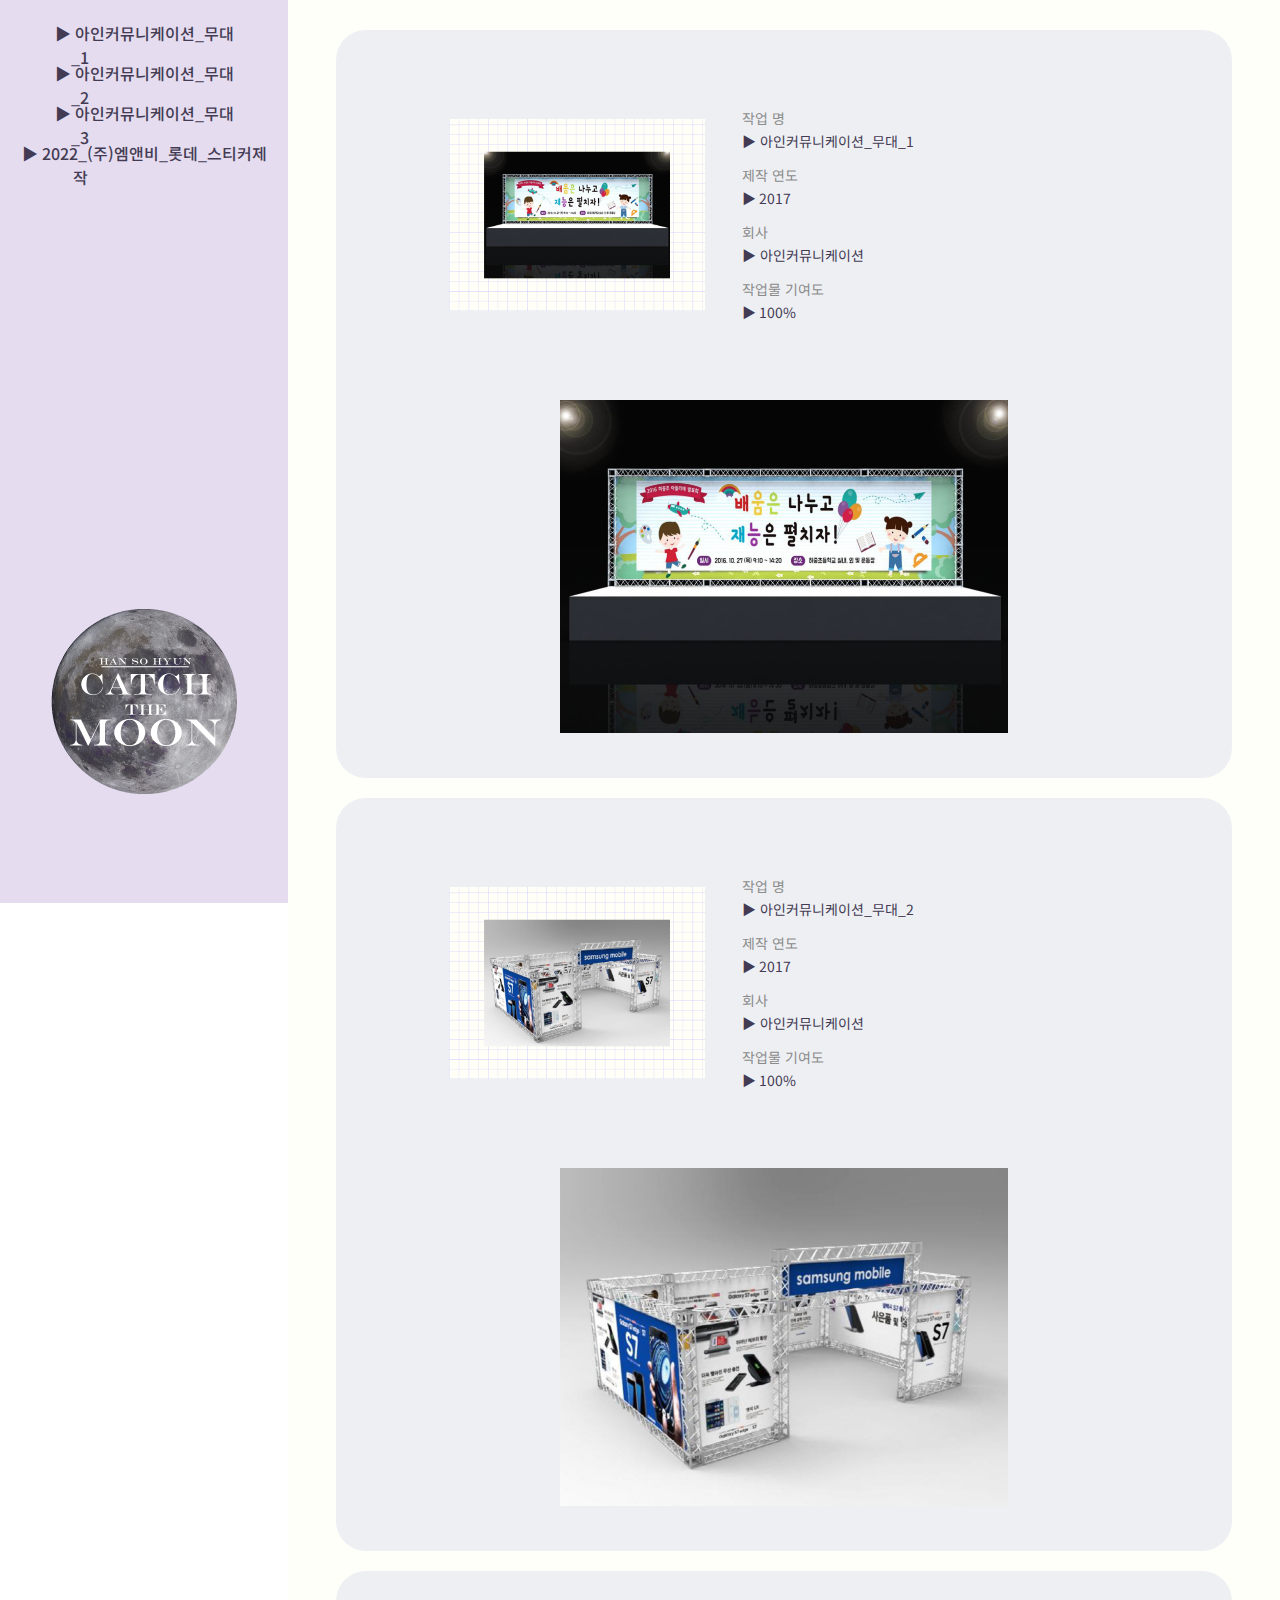
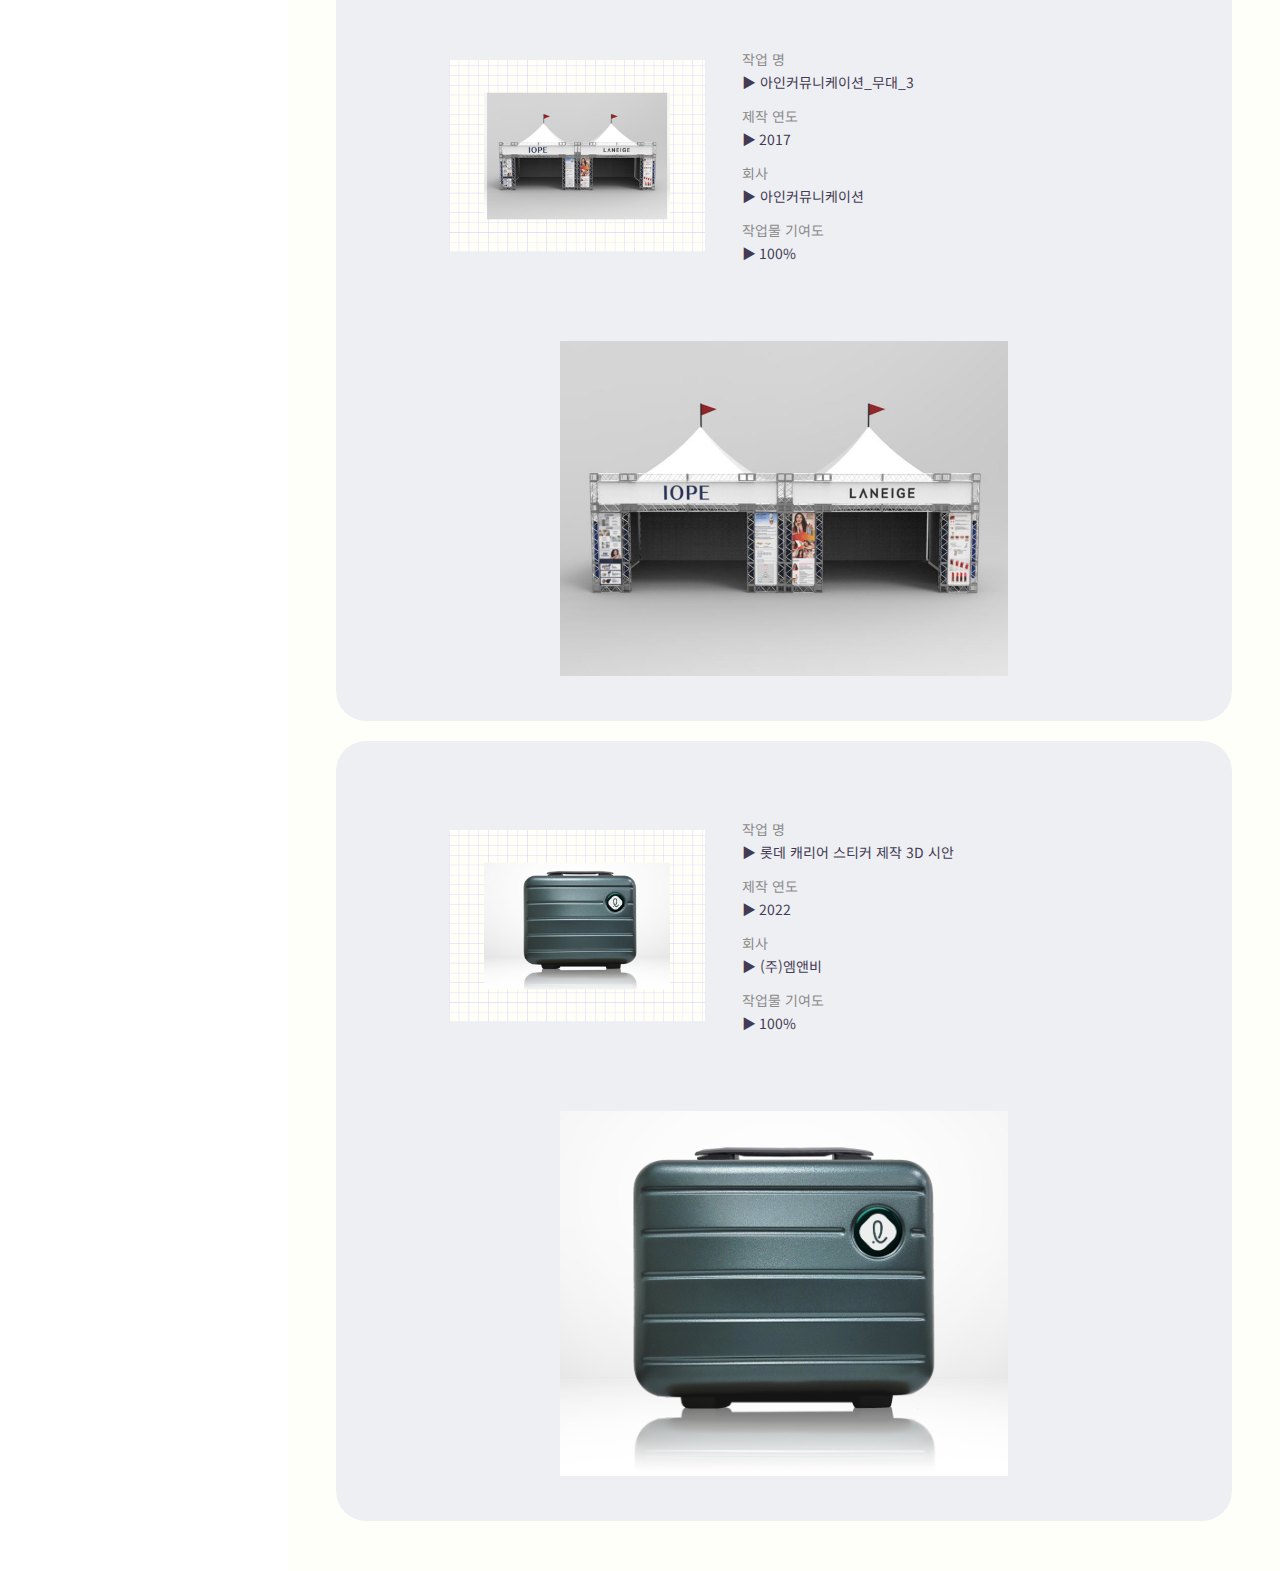
<file: print_portfolio.html>
<!DOCTYPE html>
<html lang="ko">
<head>
  <meta charset="UTF-8">
  <meta http-equiv="X-UA-Compatible" content="IE=edge">
  <meta name="viewport" content="width=device-width, initial-scale=1.0">
  <link rel="stylesheet" href="./style_portfolio.css">
  <title>실사출력 관련 포토폴리오</title>
</head>
<body>
<header id="header">
  <nav class="header_nav">
    <ul>
      <li class="header__nav-item">
        <a href="#rl__img_1"> ▶ 아인커뮤니케이션_무대_1</a>
      </li>
      <li class="header__nav-item">
        <a href="#rl__img_2"> ▶ 아인커뮤니케이션_무대_2</a>
      </li>

      <li class="header__nav-item">
        <a href="#rl__img_3"> ▶ 아인커뮤니케이션_무대_3</a>
      </li>

      <li class="header__nav-item">
        <a href="#rl__img_4"> ▶ 2022_(주)엠앤비_롯데_스티커제작</a>
      </li>
    </ul>
    <div class="home_logo"><a href="http://127.0.0.1:5500/index.html#works"></a></div>
  </nav>
</header>

<main>
<section class="img__bord">
  <div id="rl__img_1" class="rl__img_bord">
    <div class="rl__img_bord_ps">
      <div class="rl__bord_in_img_1"></div>
        <div class="rl__bord_p">
          <ul class="rl__bord_ul">작업 명
            <li class="rl__bord_li">▶ 아인커뮤니케이션_무대_1</li>
          </ul>

          <ul class="rl__bord_ul">제작 연도
            <li class="rl__bord_li">▶ 2017</li>
          </ul>

          <ul class="rl__bord_ul">회사
            <li class="rl__bord_li">▶ 아인커뮤니케이션</li>
          </ul>

          <ul class="rl__bord_ul">작업물 기여도
            <li class="rl__bord_li">▶ 100%</li>
          </ul>
        </div>
      </div>
    <div class="rl__bord_in_img_detail_1"><img class="img_full" src="./portfolio_css/rl/1_2.jpg" alt="실사출력무대이미지"></div>
  </div>

  <div id="rl__img_2" class="rl__img_bord">
    <div class="rl__img_bord_ps">
      <div class="rl__bord_in_img_2"></div>
        <div class="rl__bord_p">
          <ul class="rl__bord_ul">작업 명
            <li class="rl__bord_li">▶ 아인커뮤니케이션_무대_2</li>
          </ul>

          <ul class="rl__bord_ul">제작 연도
            <li class="rl__bord_li">▶ 2017</li>
          </ul>

          <ul class="rl__bord_ul">회사
            <li class="rl__bord_li">▶ 아인커뮤니케이션</li>
          </ul>

          <ul class="rl__bord_ul">작업물 기여도
            <li class="rl__bord_li">▶ 100%</li>
          </ul>
        </div>
      </div>
    <div class="rl__bord_in_img_detail_2"><img class="img_full" src="./portfolio_css/rl/2_2.jpg" alt="실사출력무대이미지"></div>
  </div>

  <div id="rl__img_3" class="rl__img_bord">
    <div class="rl__img_bord_ps">
      <div class="rl__bord_in_img_3"></div>
        <div class="rl__bord_p">
          <ul class="rl__bord_ul">작업 명
            <li class="rl__bord_li">▶ 아인커뮤니케이션_무대_3</li>
          </ul>

          <ul class="rl__bord_ul">제작 연도
            <li class="rl__bord_li">▶ 2017</li>
          </ul>

          <ul class="rl__bord_ul">회사
            <li class="rl__bord_li">▶ 아인커뮤니케이션</li>
          </ul>

          <ul class="rl__bord_ul">작업물 기여도
            <li class="rl__bord_li">▶ 100%</li>
          </ul>
        </div>
      </div>
    <div class="rl__bord_in_img_detail_3"><img class="img_full" src="./portfolio_css/rl/3_2.jpg" alt="실사출력무대이미지"></div>
  </div>

  <div id="rl__img_4" class="rl__img_bord">
    <div class="rl__img_bord_ps">
      <div class="rl__bord_in_img_4"></div>
        <div class="rl__bord_p">
          <ul class="rl__bord_ul">작업 명
            <li class="rl__bord_li">▶ 롯데 캐리어 스티커 제작 3D 시안</li>
          </ul>

          <ul class="rl__bord_ul">제작 연도
            <li class="rl__bord_li">▶ 2022</li>
          </ul>

          <ul class="rl__bord_ul">회사
            <li class="rl__bord_li">▶ (주)엠앤비</li>
          </ul>

          <ul class="rl__bord_ul">작업물 기여도
            <li class="rl__bord_li">▶ 100%</li>
          </ul>
        </div>
      </div>
    <div class="rl__bord_in_img_detail_4"><img class="img_full" src="./portfolio_css/rl/4_2.png" alt="엠앤비_롯데_스티커제작"></div>
  </div>

</section>
</main>
</body>
</html>
</file>
<file: style_portfolio.css>
@import url('https://fonts.googleapis.com/css2?family=Do+Hyeon&family=Nanum+Myeongjo:wght@400;700;800&family=Noto+Sans+KR:wght@100;300;500;700&display=swap');

@import url(./portfolio_css/1_typo.css);
@import url(./portfolio_css/2_AD.css);
@import url(./portfolio_css/3_Product.css);
@import url(./portfolio_css/4_Real.css);

/* =========== 변수구간 ========= */

:root {
  --color-main: #E5DCEF;
  --color-sub: #FBF8FF;
  --color-dark: #8a8a8a;
  --color-text: #8B8B8B;
  --color-nav-main:#DBCBEE;
  --color-section-title:#433B53;

  --font-title:'Nanum Myeongjo', serif;
  --font-subtitle:'Noto Sans KR', sans-serif;
  --font-main-subtitle:'Do Hyeon', sans-serif;

  --font-size-title: 36px;
  --font-size-subtitle: 20px;


}

/* ===== 리셋 구간 ===== */
body {
  margin: 0;
  font-family: 'Noto Sans KR', sans-serif,'Do Hyeon';
  /* 개발용 설정 */
 
  /* width: 100vw; */
}

h1, h2, h3, h4, h5, h6 {
  font-size: inherit;
  font-weight: normal;
  margin: 0;
}

p {
  margin: 0;
}

strong, em {
  font-weight: inherit;
  font-style: normal;
}

ul, ol {
  margin: 0;
  padding: 0;
  list-style-type: none;
}

dl { margin: 0; }
dd {
  margin: 0;
  display: inline;
}

figure { margin: 0; }

a {
  text-decoration: none;
  color: inherit;
}
</file>
